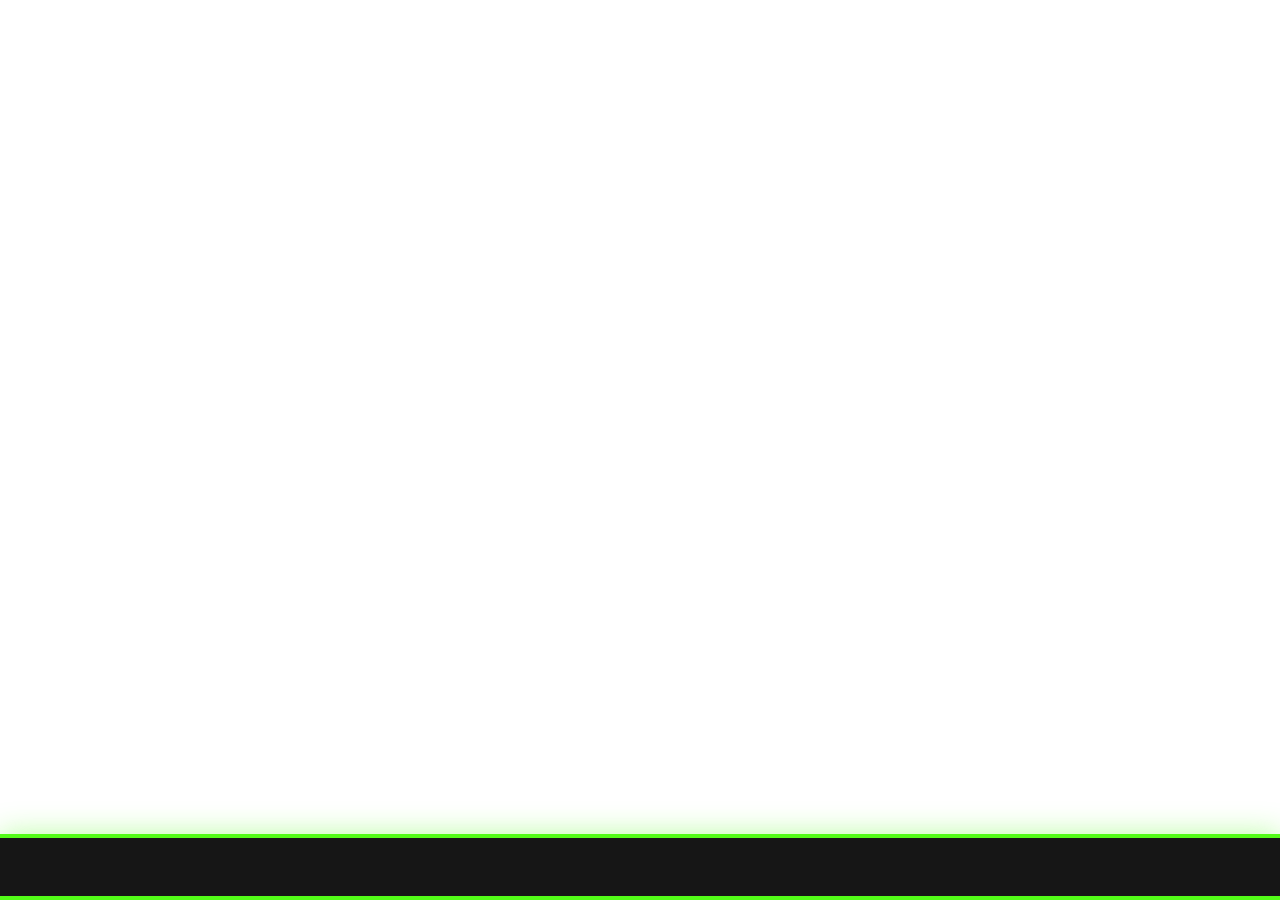
<file: alerte.html>
<!DOCTYPE html>
<html lang="fr">
<head>
    <meta charset="UTF-8">
    <title>Alerte Casino Défilante</title>
    <style>
        @import url('https://fonts.googleapis.com/css2?family=Montserrat:wght@900&display=swap');

        body {
            margin: 0;
            padding: 0;
            background: transparent;
            display: flex;
            align-items: flex-end; /* Calé en bas par défaut, mais tu peux le mettre où tu veux */
            width: 100vw;
            height: 100vh;
            overflow: hidden;
        }

        /* 🚨 LE BANDEAU DÉFILANT */
        .ticker-wrap {
            width: 100%;
            background: rgba(10, 10, 10, 0.95);
            border-top: 4px solid #53fc18;
            border-bottom: 4px solid #53fc18;
            box-shadow: 0 0 30px rgba(83, 252, 24, 0.4);
            padding: 12px 0;
            overflow: hidden;
            white-space: nowrap;
        }

        /* 🏃 LE CONTENEUR EN MOUVEMENT */
        .ticker {
            display: inline-block;
            padding-left: 100%;
            animation: marquee 20s linear infinite; /* Vitesse du défilement */
        }

        /* ✍️ LE TEXTE STYLE CASINO FLASH */
        .ticker-item {
            display: inline-block;
            padding: 0 3rem;
            font-family: 'Montserrat', sans-serif;
            font-size: 28px;
            font-weight: 900;
            color: #ffffff;
            text-transform: uppercase;
            letter-spacing: 2px;
            text-shadow: 0 0 10px rgba(83, 252, 24, 0.6);
        }

        /* Accentuation flash sur certains mots clés */
        .highlight {
            color: #53fc18;
            text-shadow: 0 0 15px #53fc18;
        }

        /* L'ANIMATION DU DÉFILEMENT DE DROITE À GAUCHE */
        @keyframes marquee {
            0% { transform: translate3d(0, 0, 0); }
            100% { transform: translate3d(-100%, 0, 0); }
        }
    </style>
</head>
<body>

    <div class="ticker-wrap">
        <div class="ticker">
            <div class="ticker-item">⚠️ <span class="highlight">MOMENT SPÉCIAL</span> EN COURS 🎰</div>
            <div class="ticker-item">🥜 SÉCURISEZ VOS <span class="highlight">CACAHUÈTES</span>, LE SCAM COMMENCE... 💸</div>
            <div class="ticker-item">🔥 BIENVENUE DANS LA <span class="highlight">SALLE INTERDITE</span> 💀</div>
            <div class="ticker-item">🎰 LES JEUX SONT FAITS, RIEN NE VA PLUS ! 🔄</div>
        </div>
    </div>

</body>
</html>
</file>
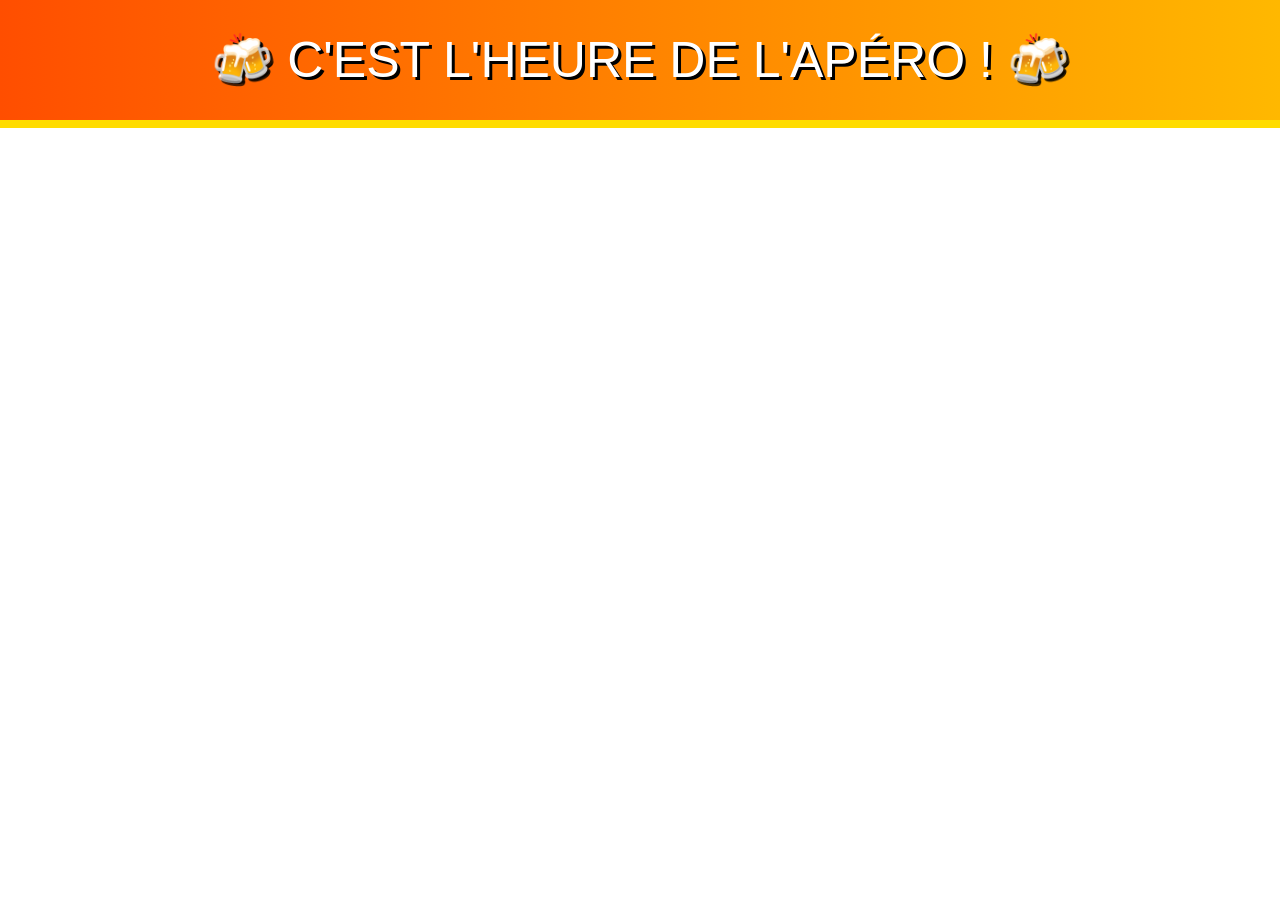
<file: apero.html>
<!DOCTYPE html>
<html lang="fr">
<head>
<meta charset="UTF-8">
<title>Overlay Apéro</title>

<style>

body,
html{
margin:0;
padding:0;
width:100%;
height:100%;
background:transparent;
overflow:hidden;
font-family:Impact,sans-serif;
}

<audio id="aperoAudio" src="Aperoson.mp3" preload="auto"></audio>
  
#apero-wrapper{
position:relative;
width:100vw;
height:100vh;
overflow:hidden;
}

.apero-bar{

position:absolute;
top:0;
left:0;

width:100%;
height:120px;

display:flex;
align-items:center;
justify-content:center;

background:linear-gradient(
90deg,
#ff4e00,
#ffb800
);

border-bottom:8px solid #ffdc00;

color:#fff;
font-size:50px;
text-transform:uppercase;

text-shadow:
3px 3px 0 #000;

z-index:100;

}

.glass{

position:absolute;

font-size:60px;

pointer-events:none;

z-index:99;

animation:floatUp linear forwards;

}

@keyframes floatUp{

0%{
transform:
translateY(100vh)
rotate(0deg);

opacity:0;
}

15%{
opacity:1;
}

85%{
opacity:1;
}

100%{
transform:
translateY(-150px)
rotate(360deg);

opacity:0;
}

}

</style>
</head>

<body>

<div id="apero-wrapper">

<div class="apero-bar">
🍻 C'EST L'HEURE DE L'APÉRO ! 🍻
</div>

</div>

<script>

// Lancer le son au chargement
const audio = document.getElementById("aperoAudio");
audio.play().catch(e => console.log("Interaction utilisateur requise pour l'audio"));

const emojis = [
"🍺",
"🍻",
"🍷",
"🥂",
"🍹",
"🍸",
"🥜"
];

function createGlass(){

const glass =
document.createElement("div");

glass.className="glass";

glass.innerHTML=
emojis[
Math.floor(
Math.random()*emojis.length
)
];

glass.style.left =
Math.random()*95+"vw";

glass.style.animationDuration =
(4+Math.random()*4)+"s";

document
.getElementById("apero-wrapper")
.appendChild(glass);

setTimeout(()=>{

glass.remove();

},8000);

}

setInterval(
createGlass,
500
);

</script>

</body>
</html>
</file>
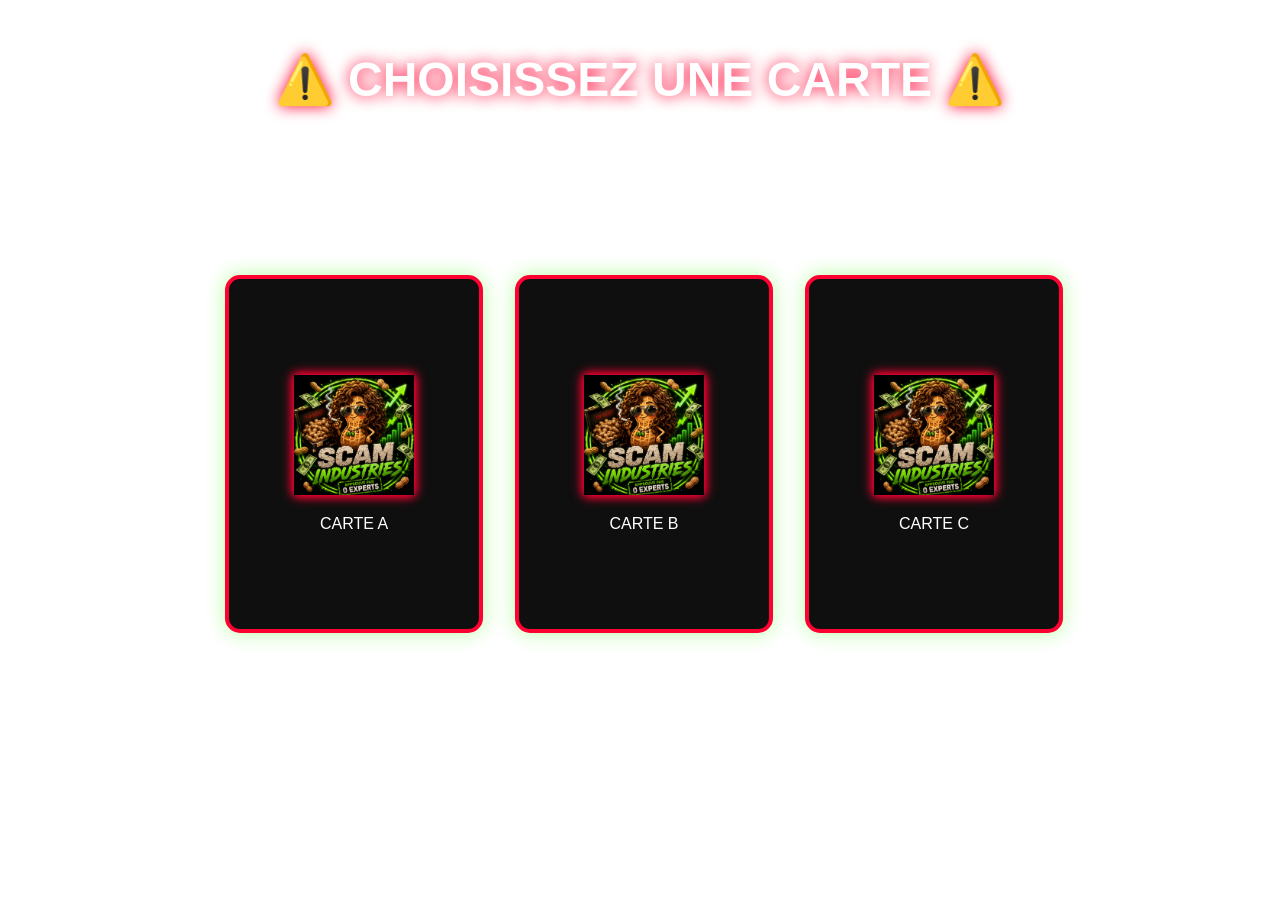
<file: cartes.html>
<!DOCTYPE html>
<html lang="fr">
<head>
    <meta charset="UTF-8">
    <title>CARTES DU DESTIN - SCAM INDUSTRIES</title>
    <link rel="stylesheet" href="cartes.css">
</head>
<body>
    <h1 class="title">⚠️ CHOISISSEZ UNE CARTE ⚠️</h1>
    <div class="cards-container">
        
        <div class="card" id="cardA" onclick="flipCard('A')">
            <div class="card-inner">
                <div class="card-front"><img src="Roue-scam.png" class="card-logo"><span>CARTE A</span></div>
                <div class="card-back" id="contentA">Chargement...</div>
            </div>
        </div>

        <div class="card" id="cardB" onclick="flipCard('B')">
            <div class="card-inner">
                <div class="card-front"><img src="Roue-scam.png" class="card-logo"><span>CARTE B</span></div>
                <div class="card-back" id="contentB">Chargement...</div>
            </div>
        </div>

        <div class="card" id="cardC" onclick="flipCard('C')">
            <div class="card-inner">
                <div class="card-front"><img src="Roue-scam.png" class="card-logo"><span>CARTE C</span></div>
                <div class="card-back" id="contentC">Chargement...</div>
            </div>
        </div>

    </div>
    <script src="cartes.js"></script>
</body>
</html>
</file>
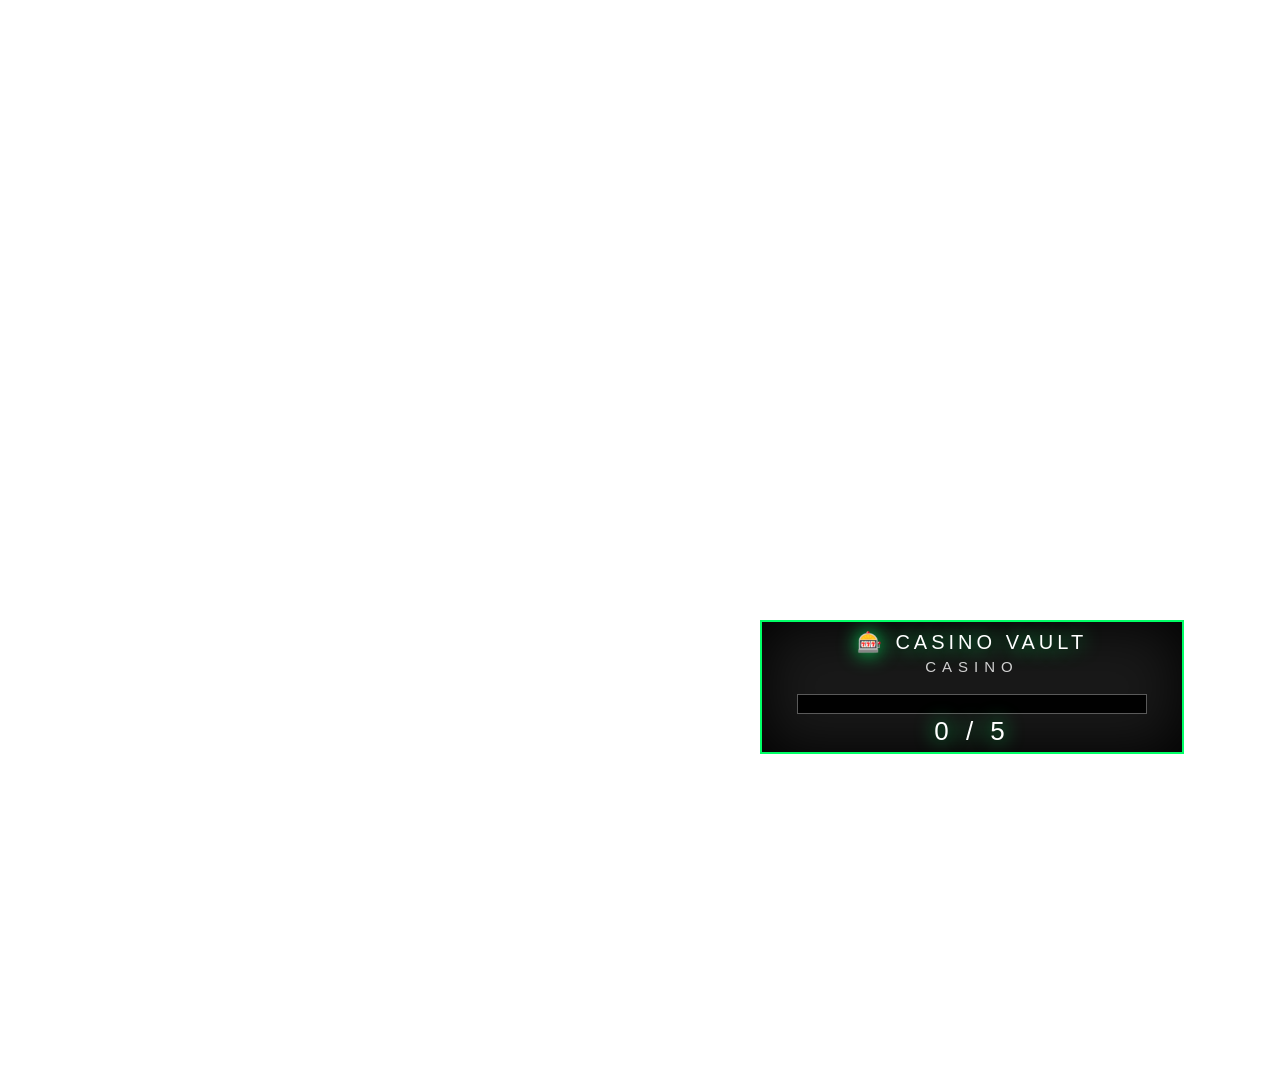
<file: jauge.html>
<!DOCTYPE html>
<html lang="fr">

<head>

<meta charset="UTF-8">

<title>Casino Vault</title>

<link rel="stylesheet" href="./jauge.css?v=80">

</head>


<body>


<div id="vault" class="casino">


    <div class="title">
        🎰 CASINO VAULT
    </div>


    <div class="state" id="etat">
        CASINO
    </div>


    <div class="progress-box">

        <div id="fill"></div>

    </div>


    <div class="counter" id="compteur">
        0 / 5
    </div>


    <div class="shine"></div>


    <div class="particles">

        <span>♠</span>
        <span>♦</span>
        <span>♣</span>
        <span>♥</span>

    </div>


</div>



<script src="./jauge.js?v=70"></script>


</body>

</html>
</file>
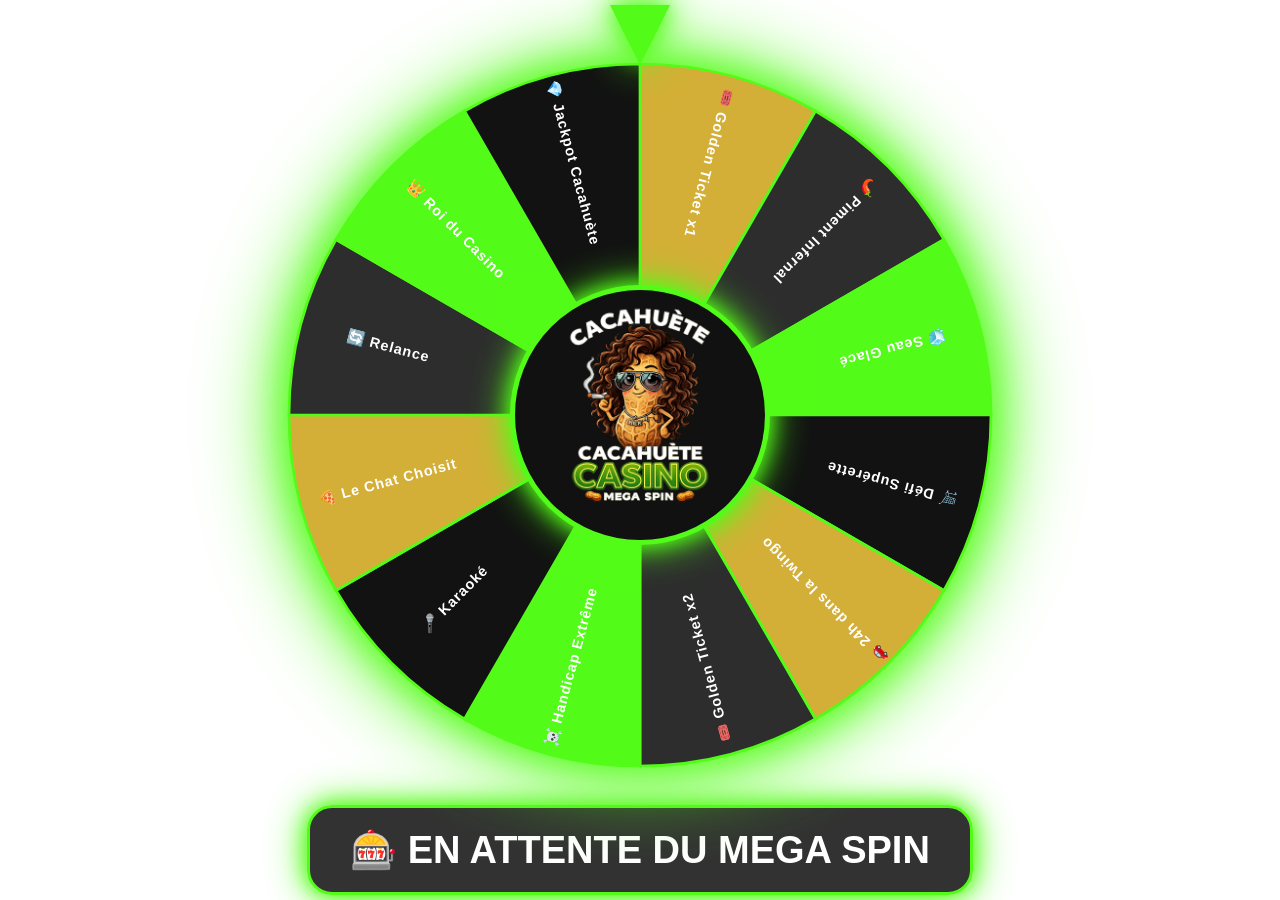
<file: megaspin.html>
<!DOCTYPE html>
<html lang="fr">
<head>
<meta charset="UTF-8">
<meta name="viewport" content="width=device-width, initial-scale=1.0">

<title>CACAHUÈTE CASINO - MEGA SPIN</title>

<link rel="stylesheet" href="style.css">

</head>
<body>

<div id="megaSpinContainer">

    <!-- Flèche -->

    <div id="pointer"></div>

    <!-- Roue -->

    <div id="wheelWrapper">

        <svg id="wheel" viewBox="0 0 800 800">

            <g id="wheelGroup">

                <!-- Segments -->
                <path id="seg0"/>
                <path id="seg1"/>
                <path id="seg2"/>
                <path id="seg3"/>
                <path id="seg4"/>
                <path id="seg5"/>
                <path id="seg6"/>
                <path id="seg7"/>
                <path id="seg8"/>
                <path id="seg9"/>
                <path id="seg10"/>
                <path id="seg11"/>

                <!-- Textes -->

                <text id="txt0" class="wheelText"></text>
                <text id="txt1" class="wheelText"></text>
                <text id="txt2" class="wheelText"></text>
                <text id="txt3" class="wheelText"></text>
                <text id="txt4" class="wheelText"></text>
                <text id="txt5" class="wheelText"></text>
                <text id="txt6" class="wheelText"></text>
                <text id="txt7" class="wheelText"></text>
                <text id="txt8" class="wheelText"></text>
                <text id="txt9" class="wheelText"></text>
                <text id="txt10" class="wheelText"></text>
                <text id="txt11" class="wheelText"></text>

            </g>

        </svg>

        <!-- Logo centre -->

    <div id="centerLogo">

    <img
    src="Cacahuete-casino.png"
    alt="Cacahuete Casino">

       </div>

    </div>

    <!-- Résultat -->

    <div id="resultBox">

        🎰 EN ATTENTE DU MEGA SPIN

    </div>

</div>

<script src="wheel.js"></script>
<div id="confetti"></div>
    
</body>
</html>
</file>
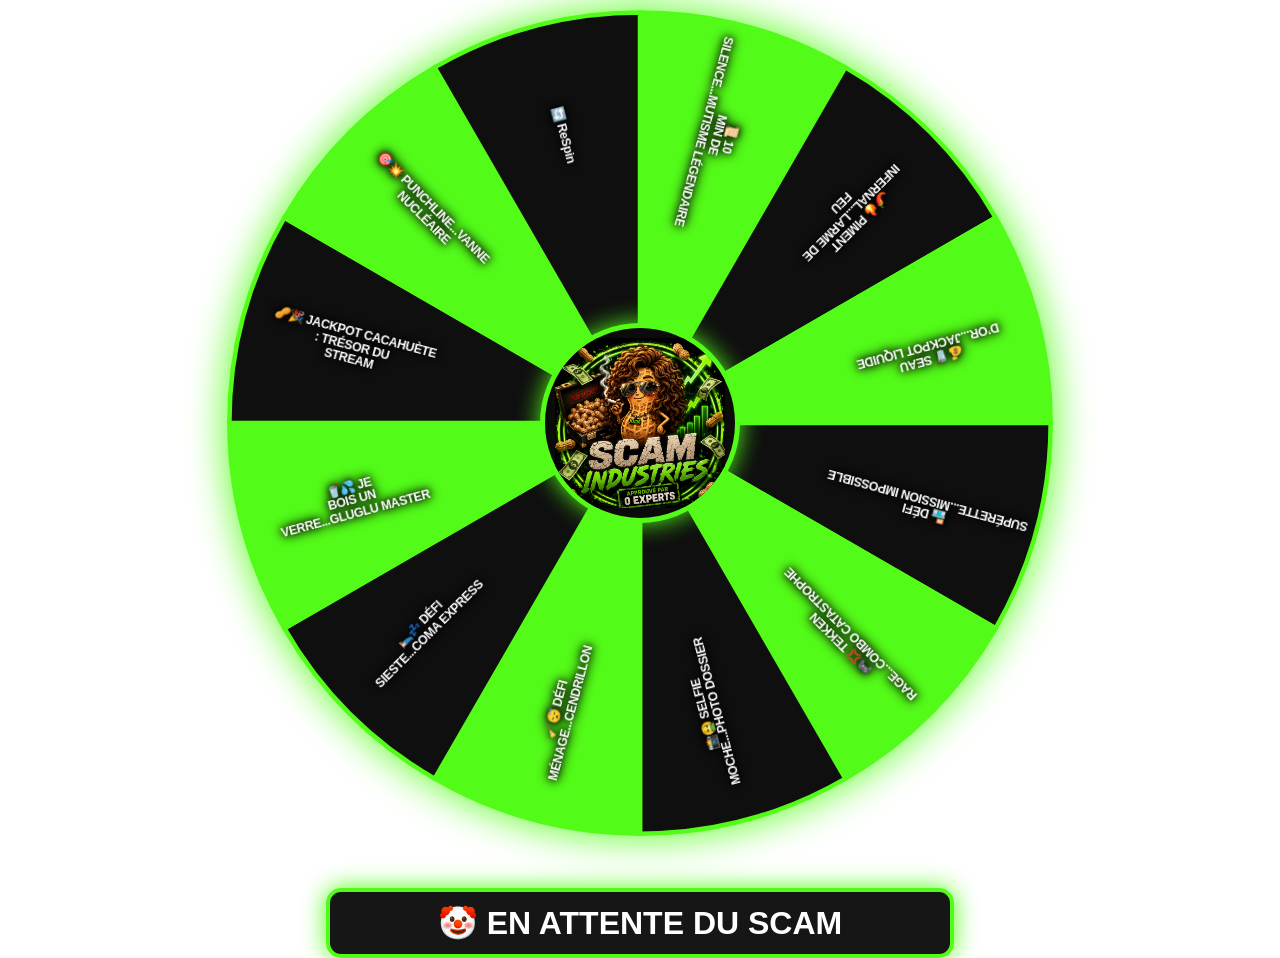
<file: roue.html>
<!DOCTYPE html>
<html lang="fr">
<head>
    <meta charset="UTF-8">
    <meta name="viewport" content="width=device-width, initial-scale=1.0">
    <title>ROUE DU SCAM</title>
    <link rel="stylesheet" href="roue.css">
</head>
<body>

    <!-- Changement ici pour correspondre parfaitement au CSS de centrage -->
    <div id="megaSpinContainer">

        <div id="pointer"></div>

        <div id="wheelWrapper">
            <svg id="wheel" viewBox="0 0 800 800">
                <g id="wheelGroup">
                    <path id="seg0"/>
                    <path id="seg1"/>
                    <path id="seg2"/>
                    <path id="seg3"/>
                    <path id="seg4"/>
                    <path id="seg5"/>
                    <path id="seg6"/>
                    <path id="seg7"/>
                    <path id="seg8"/>
                    <path id="seg9"/>
                    <path id="seg10"/>
                    <path id="seg11"/>

                    <text id="txt0" class="wheelText"></text>
                    <text id="txt1" class="wheelText"></text>
                    <text id="txt2" class="wheelText"></text>
                    <text id="txt3" class="wheelText"></text>
                    <text id="txt4" class="wheelText"></text>
                    <text id="txt5" class="wheelText"></text>
                    <text id="txt6" class="wheelText"></text>
                    <text id="txt7" class="wheelText"></text>
                    <text id="txt8" class="wheelText"></text>
                    <text id="txt9" class="wheelText"></text>
                    <text id="txt10" class="wheelText"></text>
                    <text id="txt11" class="wheelText"></text>
                </g>
            </svg>

            <div id="centerLogo">
                <img src="Roue-scam.png" alt="Scam Industries">
            </div>
        </div>

        <div id="resultBox">
            🤡 EN ATTENTE DU SCAM
        </div>

    </div>

    <div id="confetti"></div>

    <script src="roue.js"></script>
</body>
</html>
</file>
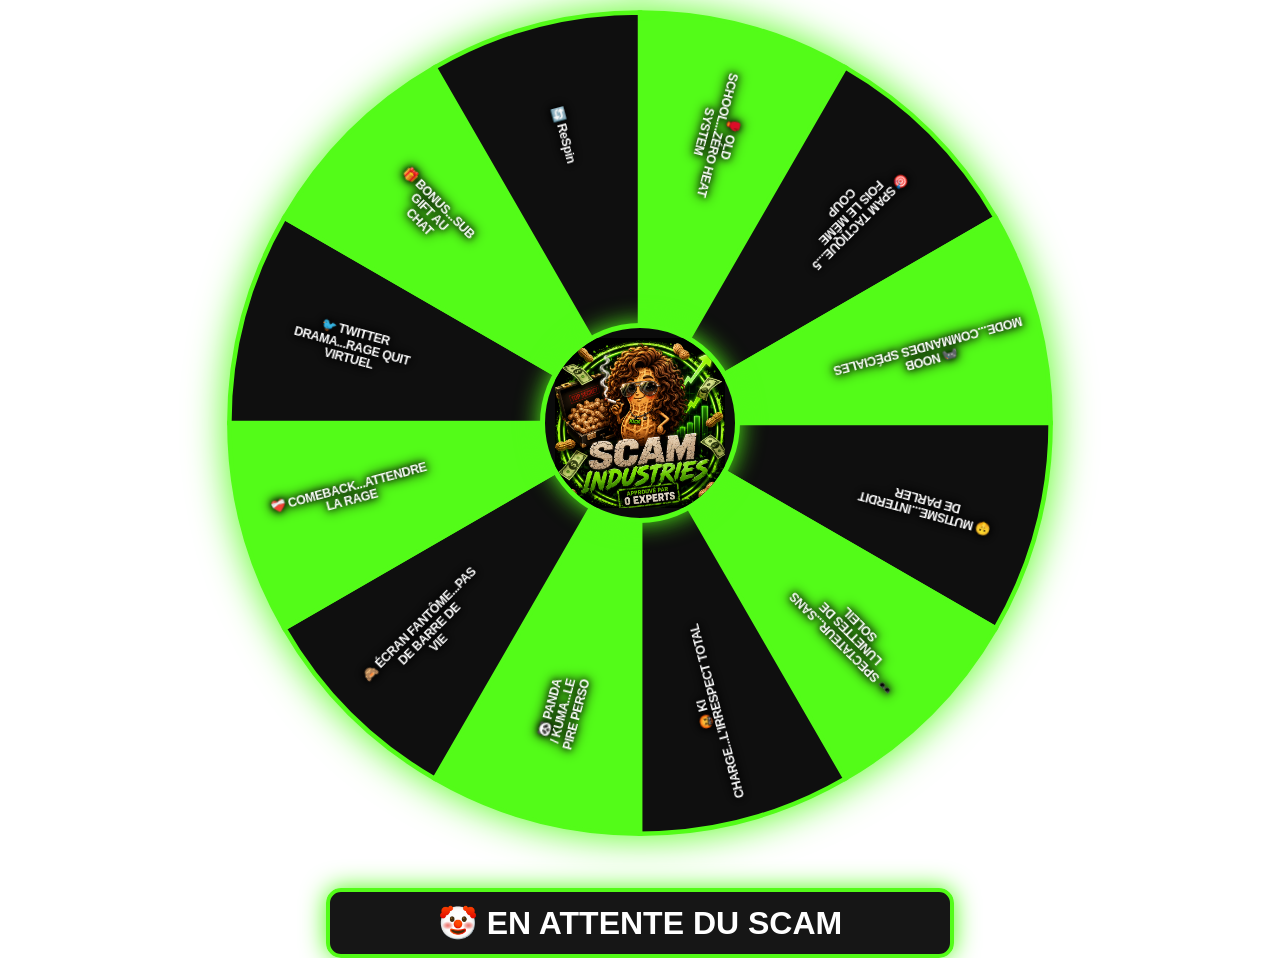
<file: Tekken8.html>
<!DOCTYPE html>
<html lang="fr">
<head>
    <meta charset="UTF-8">
    <meta name="viewport" content="width=device-width, initial-scale=1.0">
    <title>ROUE DU SCAM</title>
    <link rel="stylesheet" href="Tekken8.css">
</head>
<body>

    <!-- Changement ici pour correspondre parfaitement au CSS de centrage -->
    <div id="megaSpinContainer">

        <div id="pointer"></div>

        <div id="wheelWrapper">
            <svg id="wheel" viewBox="0 0 800 800">
                <g id="wheelGroup">
                    <path id="seg0"/>
                    <path id="seg1"/>
                    <path id="seg2"/>
                    <path id="seg3"/>
                    <path id="seg4"/>
                    <path id="seg5"/>
                    <path id="seg6"/>
                    <path id="seg7"/>
                    <path id="seg8"/>
                    <path id="seg9"/>
                    <path id="seg10"/>
                    <path id="seg11"/>

                    <text id="txt0" class="wheelText"></text>
                    <text id="txt1" class="wheelText"></text>
                    <text id="txt2" class="wheelText"></text>
                    <text id="txt3" class="wheelText"></text>
                    <text id="txt4" class="wheelText"></text>
                    <text id="txt5" class="wheelText"></text>
                    <text id="txt6" class="wheelText"></text>
                    <text id="txt7" class="wheelText"></text>
                    <text id="txt8" class="wheelText"></text>
                    <text id="txt9" class="wheelText"></text>
                    <text id="txt10" class="wheelText"></text>
                    <text id="txt11" class="wheelText"></text>
                </g>
            </svg>

            <div id="centerLogo">
                <img src="Roue-scam.png" alt="Scam Industries">
            </div>
        </div>

        <div id="resultBox">
            🤡 EN ATTENTE DU SCAM
        </div>

    </div>

    <div id="confetti"></div>

    <script src="Tekken8.js"></script>
</body>
</html>
</file>
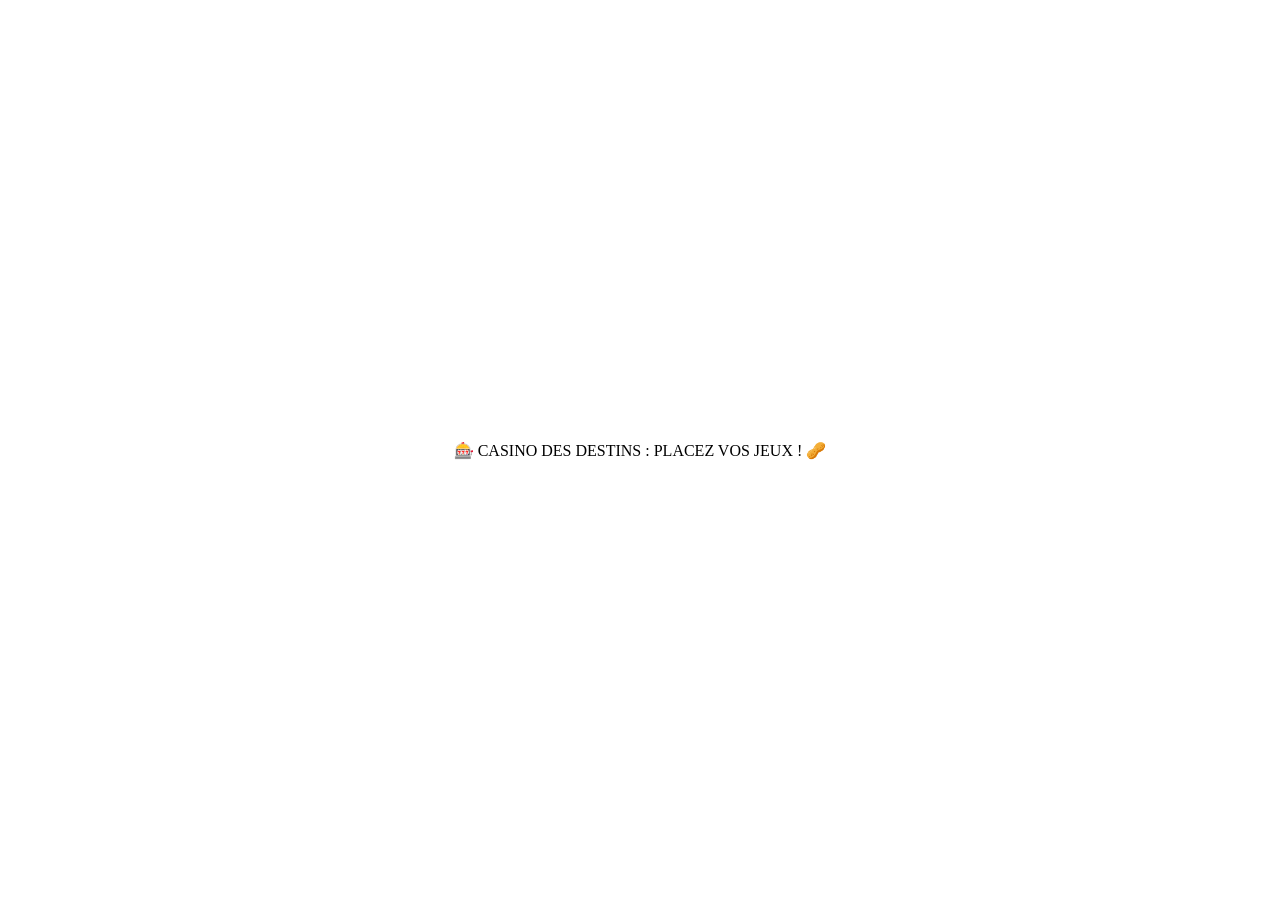
<file: Titre Casino.html>
<!DOCTYPE html>
<html lang="fr">
<head>
    <meta charset="UTF-8">
    <title>Titre Casino</title>
    <style>
        body {
            margin: 0;
            padding: 0;
            background: transparent;
            display: flex;
            justify-content: center;
            align-items: center;
            width: 100vw;
            height: 100vh;
            overflow: hidden;
        }
        /* Tu colles le bloc .casino-banner-title du CSS ci-dessus ici */
    </style>
</head>
<body>

    <div class="casino-banner-title">
        🎰 CASINO DES DESTINS : PLACEZ VOS JEUX ! 🥜
    </div>

</body>
</html>
</file>
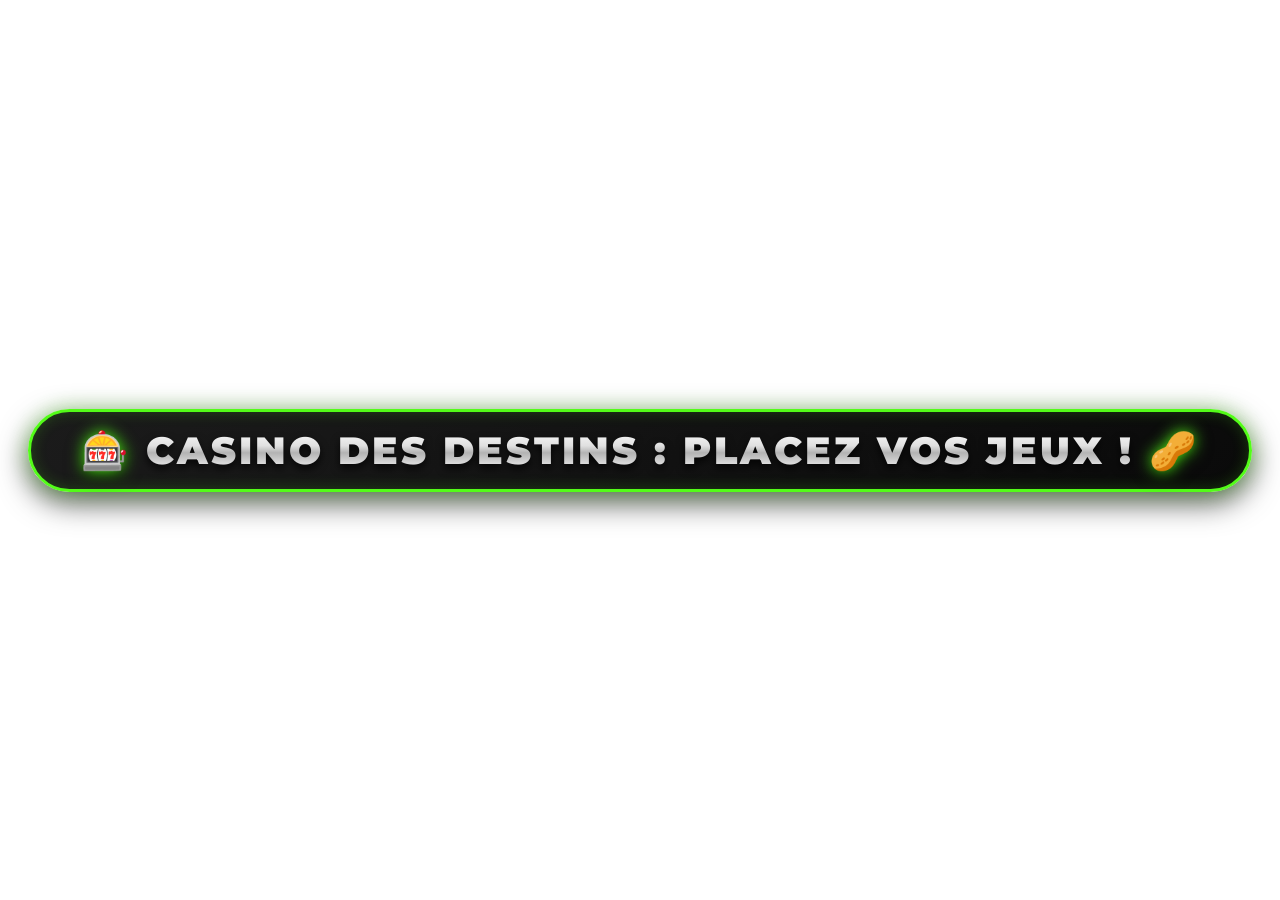
<file: Titre.html>
<!DOCTYPE html>
<html lang="fr">
<head>
    <meta charset="UTF-8">
    <title>Titre Casino Premium</title>
    <style>
        /* Importation d'une police beaucoup plus moderne et agressive */
        @import url('https://fonts.googleapis.com/css2?family=Montserrat:wght@900&display=swap');

        body {
            margin: 0;
            padding: 0;
            background: transparent;
            display: flex;
            justify-content: center;
            align-items: center;
            width: 100vw;
            height: 100vh;
            overflow: hidden;
        }

        /* 🎰 LE BANDEAU DE CASINO LUXE */
        .casino-container {
            background: linear-gradient(135deg, rgba(15, 15, 15, 0.95) 0%, rgba(5, 5, 5, 0.98) 100%);
            padding: 15px 50px;
            border-radius: 50px; /* Bords bien arrondis style capsule */
            border: 3px solid #53fc18;
            box-shadow: 
                0 0 20px rgba(83, 252, 24, 0.3),
                inset 0 0 15px rgba(83, 252, 24, 0.2),
                0 10px 30px rgba(0, 0, 0, 0.7);
            display: flex;
            justify-content: center;
            align-items: center;
            animation: floatingBanner 4s infinite ease-in-out;
        }

        /* ✍️ LE TITRE TEXTE EN OR BLANC MÉTALLIQUE */
        .casino-banner-title {
            font-family: 'Montserrat', 'Arial Black', sans-serif;
            font-size: 38px;
            font-weight: 900;
            text-transform: uppercase;
            letter-spacing: 3px;
            color: #ffffff;
            
            /* Effet dégradé Chrome/Argenté sur le texte */
            background: linear-gradient(to bottom, #ffffff 0%, #e0e0e0 40%, #b3b3b3 55%, #ffffff 100%);
            -webkit-background-clip: text;
            -webkit-text-fill-color: transparent;

            /* Ombre portée noire pour détacher les lettres du fond */
            filter: drop-shadow(0px 4px 4px rgba(0, 0, 0, 0.8));
            display: flex;
            align-items: center;
            gap: 15px;
        }

        /* Style spécial pour les émojis pour qu'ils gardent leur punch */
        .emoji {
            -webkit-text-fill-color: initial; /* Empêche le dégradé de casser l'émoji */
            filter: drop-shadow(0 0 8px #53fc18);
            animation: iconPulse 1.5s infinite alternate;
        }

        /* ==========================================
           ANIMATIONS PROS
        ========================================== */
        
        /* Légère oscillation de haut en bas pour donner de la vie */
        @keyframes floatingBanner {
            0% { transform: translateY(0px); }
            50% { transform: translateY(-6px); box-shadow: 0 0 30px rgba(83, 252, 24, 0.5), 0 15px 35px rgba(0, 0, 0, 0.8); }
            100% { transform: translateY(0px); }
        }

        /* Pulsation sur les smileys Casino */
        @keyframes iconPulse {
            from { transform: scale(1); }
            to { transform: scale(1.12); }
        }
    </style>
</head>
<body>

    <!-- Structure du bandeau haut de gamme -->
    <div class="casino-container">
        <div class="casino-banner-title">
            <span class="emoji">🎰</span>
            CASINO DES DESTINS : PLACEZ VOS JEUX !
            <span class="emoji">🥜</span>
        </div>
    </div>

</body>
</html>
</file>
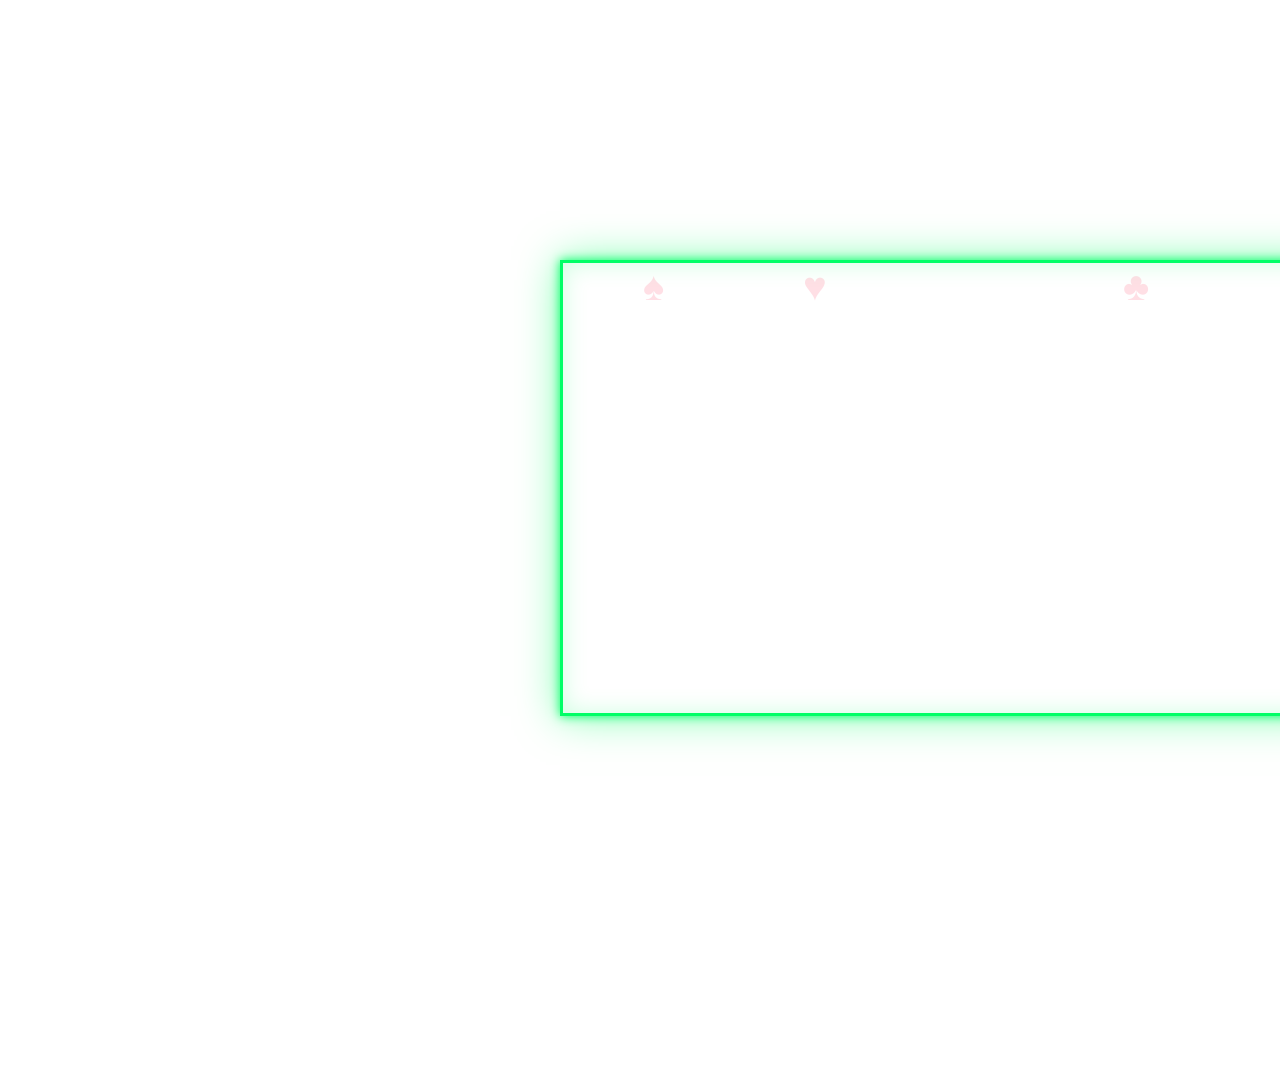
<file: webcam-overlay.html>
<!DOCTYPE html>
<html lang="fr">

<head>

<meta charset="UTF-8">

<title>Casino Webcam Overlay</title>


<style>

/* ===============================
   CONFIG OBS 1920x1080
================================ */

html, body {

    margin:0;
    padding:0;

    width:1920px;
    height:1080px;

    overflow:hidden;

    background:transparent;

}



/* ===============================
   CADRE WEBCAM
================================ */


.webcam-frame {


    position:absolute;


    left:560px;
    top:260px;


    width:800px;
    height:450px;


    border-radius:0;


    pointer-events:none;


    overflow:visible;


    transition:
    all 1.5s ease;


}




/* ===============================
   CASINO 0-2
================================ */


.casino {


    border:3px solid #00ff66;


    box-shadow:


    0 0 10px #00ff66,

    0 0 40px rgba(0,255,100,.5),

    inset 0 0 25px rgba(0,255,100,.2);


    animation:

    casinoPulse 3s infinite;


}



@keyframes casinoPulse {


    50% {


        box-shadow:


        0 0 25px #00ff66,

        0 0 80px rgba(0,255,100,.7),

        inset 0 0 40px rgba(0,255,100,.3);


    }


}




/* ===============================
   SALLE INTERDITE 3-4
================================ */


.interdit {


    border:3px solid #ff0033;


    box-shadow:


    0 0 20px red,

    0 0 70px rgba(255,0,0,.7),

    inset 0 0 40px rgba(255,0,0,.3);


    animation:


    interditPulse 2s infinite;


}



@keyframes interditPulse {


50% {


    box-shadow:


    0 0 40px red,

    0 0 120px crimson,

    inset 0 0 70px rgba(255,0,0,.4);


}

}





/* ===============================
   FUMEE
================================ */


.smoke {


    position:absolute;


    inset:-120px;


    background:


    radial-gradient(

    circle,

    rgba(255,0,0,.4),

    transparent 65%

    );


    filter:blur(45px);


    opacity:0;


    animation:

    smokeMove 8s infinite;


}



.interdit .smoke {


    opacity:1;


}



@keyframes smokeMove {


0% {

transform:scale(1);

}


50% {


transform:

scale(1.4)

rotate(10deg);


}


100% {


transform:scale(1);


}


}




/* ===============================
   CARTES FLOTTANTES
================================ */


.particle {


position:absolute;


font-size:40px;


color:#ff0033;


opacity:.12;


animation:

cardsMove 10s infinite;


}



@keyframes cardsMove {


from {


transform:

translateY(500px)

rotate(0);


}


to {


transform:

translateY(-500px)

rotate(180deg);


}


}





/* ===============================
   BRAISES
================================ */


.spark {


position:absolute;


width:5px;

height:5px;


background:#ff5500;


border-radius:50%;


box-shadow:

0 0 10px orange;


animation:

sparkMove 4s infinite;


}




@keyframes sparkMove {


from {


transform:

translateY(500px);


opacity:1;


}


to {


transform:

translateY(-400px);


opacity:0;


}


}






/* ===============================
   MESSAGE UNLOCK
================================ */


.unlock {


position:absolute;


top:-120px;


width:100%;


text-align:center;


font-family:Arial Black,sans-serif;


font-size:45px;


color:white;


text-shadow:


0 0 20px red,

0 0 40px red;


opacity:0;


}



.show {


animation:

unlockAnim 4s;


}



@keyframes unlockAnim {


0% {


opacity:0;

transform:scale(.5);

}


20% {


opacity:1;

transform:scale(1.2);


}


70% {


opacity:1;


}


100% {


opacity:0;

transform:scale(1);


}


}





/* ===============================
   JACKPOT
================================ */


.jackpot {


border:

4px solid gold !important;


box-shadow:


0 0 30px gold,

0 0 120px yellow,

inset 0 0 50px gold !important;


animation:


jackpotFlash .4s infinite;


}




@keyframes jackpotFlash {


50% {


filter:

brightness(2);


}


}





/* ===============================
   PIECES
================================ */


.coin {


position:absolute;


top:-150px;


font-size:40px;


animation:

coinFall 3s linear;


}




@keyframes coinFall {


from {


transform:

translateY(-200px)

rotate(0);


}



to {


transform:

translateY(1200px)

rotate(720deg);


}


}



</style>

</head>




<body>



<div id="frame" class="webcam-frame casino">


<div class="smoke"></div>


<div class="unlock" id="message">

SALLE INTERDITE DÉBLOQUÉE

</div>



<div class="particle" style="left:10%">♠</div>

<div class="particle" style="left:30%">♥</div>

<div class="particle" style="left:70%">♣</div>

<div class="particle" style="left:90%">♦</div>



</div>





<script>


let niveau = 0;

let jackpotEnCours=false;

let premiereActivationInterdite=false;



const frame=document.getElementById("frame");

const message=document.getElementById("message");




// ===============================
// CHANGEMENT ETATS
// ===============================


function setJetons(value){


niveau=value;


frame.className="webcam-frame";





if(value<=2){


frame.classList.add("casino");


}




if(value>=3 && value<5){


frame.classList.add("interdit");



if(!premiereActivationInterdite){


premiereActivationInterdite=true;


message.classList.remove("show");


void message.offsetWidth;


message.classList.add("show");


createSparks();


}


}





if(value>=5 && !jackpotEnCours){


jackpot();


}


}




// ===============================
// BRAISES
// ===============================


function createSparks(){


for(let i=0;i<30;i++){


let s=document.createElement("div");


s.className="spark";


s.style.left=Math.random()*100+"%";


s.style.animationDelay=Math.random()*4+"s";


frame.appendChild(s);


}


}





// ===============================
// JACKPOT
// ===============================


function jackpot(){


jackpotEnCours=true;


frame.className="webcam-frame jackpot";



for(let i=0;i<50;i++){


let c=document.createElement("div");


c.className="coin";


c.innerHTML="🪙";


c.style.left=Math.random()*100+"%";


c.style.animationDelay=Math.random()*2+"s";


frame.appendChild(c);


}




setTimeout(()=>{


frame.className="webcam-frame interdit";


jackpotEnCours=false;


},5000);



}





// ===============================
// GOOGLE SHEET
// ===============================


// TON LIEN CSV

const sheetURL =
"https://docs.google.com/spreadsheets/d/e/2PACX-1vRzMx8EveEFg84HJSOU5IempyqWc4sshrrzocmTAKNf5yNY8ihEqCnJ4vtyyujEsvRPNN3Uv_uUTzAF/pub?output=csv";





async function lireJetons(){


try{


const response=await fetch(sheetURL);


const data=await response.text();



const valeur=parseInt(data.match(/\d+/)[0]);



if(!isNaN(valeur) && valeur!==niveau){


setJetons(valeur);


}


}

catch(error){


console.log(
"Erreur Google Sheet",
error
);


}



}




// lecture toutes les 3 secondes

setInterval(lireJetons,3000);


// lancement

lireJetons();



</script>



</body>

</html>
</file>
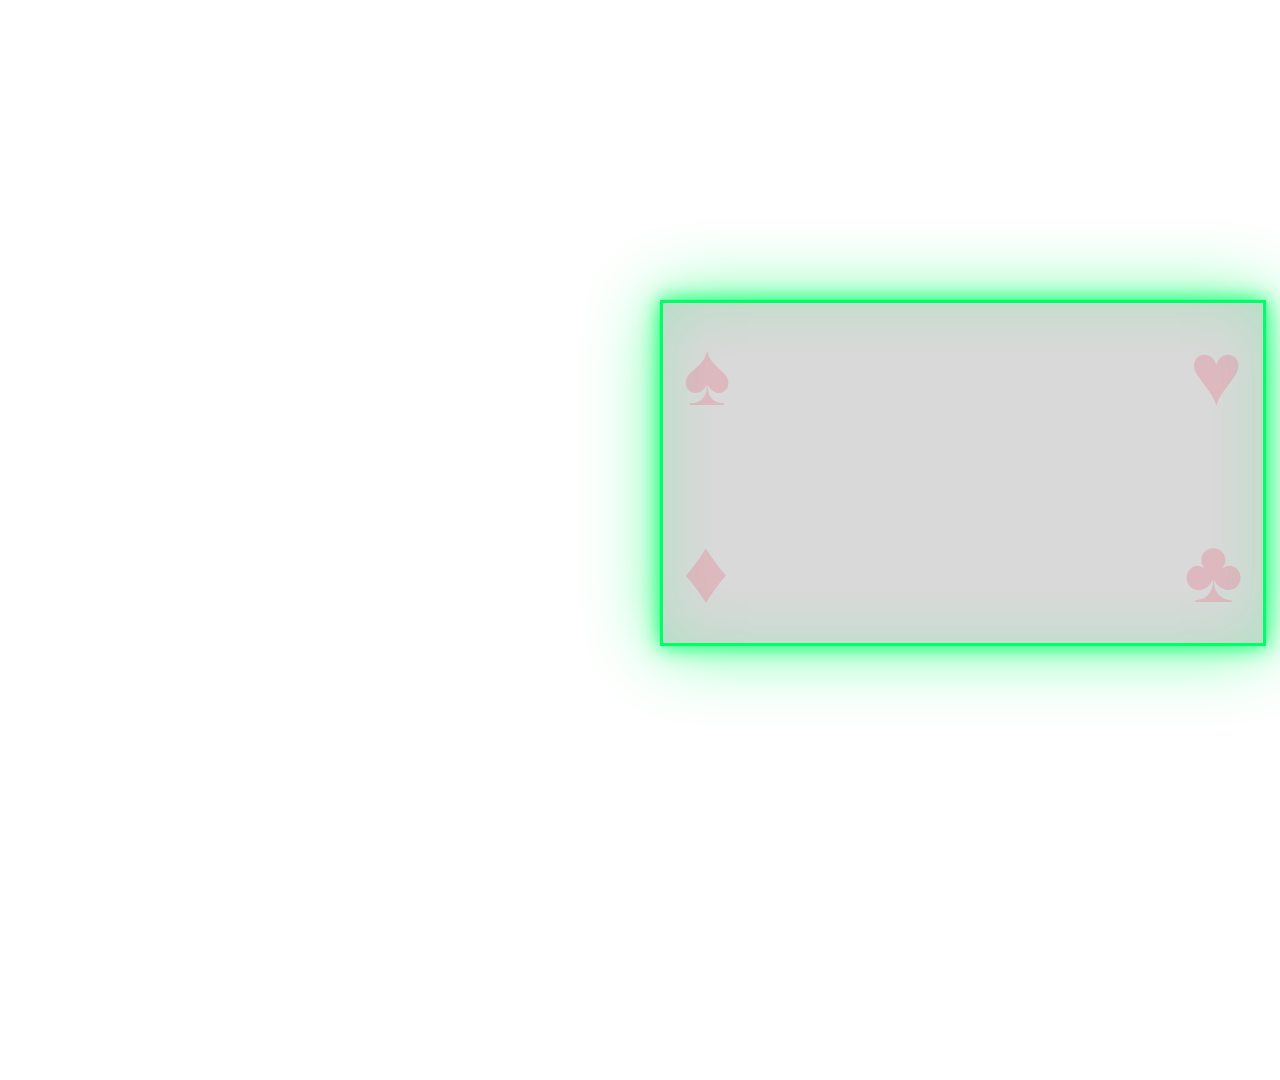
<file: webcam.html>
<!DOCTYPE html>
<html lang="fr">

<head>

<meta charset="UTF-8">

<title>Casino Vault Webcam</title>

<link rel="stylesheet" href="webcam.css?v=1">

</head>


<body>


<div id="webcam-frame">


    <!-- effets -->

    <div class="smoke"></div>

    <div class="embers"></div>


    <!-- symboles casino -->

    <div class="cards-symbols">

        <span>♠</span>
        <span>♥</span>
        <span>♦</span>
        <span>♣</span>

    </div>


    <!-- coins jackpot -->

    <div id="coins"></div>


    <!-- reflet -->

    <div class="shine"></div>


    <!-- texte événement -->

    <div id="message">

        SALLE INTERDITE DÉBLOQUÉE

    </div>


</div>



<script src="webcam.js?v=1"></script>


</body>

</html>
</file>
<file: cartes.css>
/* --- Style général --- */
body { margin: 0; background: transparent; font-family: 'Impact', sans-serif; display: flex; justify-content: center; align-items: center; height: 100vh; overflow: hidden; }

.title { color: white; text-shadow: 0 0 15px #ff0033; font-size: 3rem; position: absolute; top: 20px; }

.cards-container { display: flex; gap: 40px; perspective: 1000px; }

.card { width: 250px; height: 350px; cursor: pointer; transform-style: preserve-3d; transition: transform 0.6s; }

.card.flipped { transform: rotateY(180deg); }

.card-inner { width: 100%; height: 100%; position: relative; transform-style: preserve-3d; }

/* --- Les faces --- */
.card-front, .card-back { 
    position: absolute; width: 100%; height: 100%; backface-visibility: hidden;
    border-radius: 15px; border: 4px solid #ff0033;
    display: flex; flex-direction: column; justify-content: center; align-items: center;
    box-shadow: 0 0 20px rgba(83, 252, 24, 0.4);
}

.card-front { background: #0f0f0f; color: white; }
.card-back { background: #111; color: #ff0033; transform: rotateY(180deg); padding: 20px; text-align: center; }

/* --- Correction du Logo --- */
.card-front .card-logo {
    width: 120px;
    height: 120px;
    object-fit: contain;
    /* On retire le brightness/invert qui écrasait tout */
    /* On utilise uniquement drop-shadow pour colorer les bords en vert */
    filter: drop-shadow(0 0 5px #ff0033) drop-shadow(0 0 5px #ff0033);
    animation: pulseLogo 2s infinite alternate;
    margin-bottom: 20px;
    /* On s'assure qu'il n'y a pas de fond parasite */
    background: transparent !important;
}
@keyframes pulseLogo {
    from { transform: scale(1); }
    to { transform: scale(1.05); }
}
</file>
<file: jauge.css>
html,body{

margin:0;
padding:0;

width:1920px;
height:1080px;

overflow:hidden;

background:transparent;

font-family:
Arial Black,
Arial,
sans-serif;

}


/* =========================
   CADRE PRINCIPAL
========================= */


#vault{

position:absolute;

left:760px;
top:620px;


width:420px;
height:130px;


background:

rgba(0,0,0,0.90);


border:

2px solid rgba(255,255,255,.15);


box-shadow:

inset 0 0 60px rgba(0,0,0,1);


overflow:hidden;


transition:1s;


}





/* =========================
   BANDE HAUTE
========================= */


.top-line{

height:4px;

background:

rgba(255,255,255,.25);

}





/* =========================
   TITRE
========================= */


.title{

text-align:center;

margin-top:8px;

font-size:20px;

letter-spacing:4px;

color:white;


}





/* =========================
   ETAT
========================= */


.state{

text-align:center;

font-size:15px;

letter-spacing:6px;

margin-top:4px;

color:white;

opacity:.8;


}





/* =========================
   BARRE PROGRESSION
========================= */


.progress-box{


position:absolute;


left:35px;

right:35px;


bottom:38px;


height:18px;



background:

rgba(0,0,0,.95);



border:

1px solid rgba(255,255,255,.35);



overflow:hidden;


}





#fill{


display:block;


height:100%;


width:0%;



background:

linear-gradient(

90deg,

#00ff66,

#00ffaa

);



box-shadow:


0 0 20px #00ff66,

0 0 40px rgba(0,255,100,.8);



transition:

width 1s ease;


}





/* =========================
   COMPTEUR
========================= */


.counter{


position:absolute;


bottom:5px;


width:100%;


text-align:center;


font-size:26px;


letter-spacing:5px;


color:white;


}





/* =========================
   CASINO 0-2
========================= */


.casino{


border-color:#00ff66!important;



box-shadow:


0 0 20px #00ff66,

0 0 80px rgba(0,255,100,.5),

inset 0 0 50px rgba(0,255,100,.15);


}





.casino .title,
.casino .counter{


text-shadow:


0 0 20px #00ff66;


}





.casino #fill{


background:


linear-gradient(

90deg,

#00ff66,

#00ffaa

);



box-shadow:


0 0 25px #00ff66;


}





/* =========================
   SALLE INTERDITE 3-4
========================= */


.interdit{


border-color:#ff0033!important;



box-shadow:


0 0 25px #ff0033,

0 0 100px rgba(255,0,0,.6),

inset 0 0 60px rgba(255,0,0,.2);



animation:

redPulse 2s infinite;


}





.interdit #fill{


background:


linear-gradient(

90deg,

#ff0033,

#ff6600

);



box-shadow:


0 0 35px #ff0033,

0 0 60px rgba(255,0,0,.8);



}





.interdit .title,
.interdit .counter{


text-shadow:


0 0 25px #ff0033,

0 0 50px rgba(255,0,0,.8);


}





@keyframes redPulse{


50%{


filter:

brightness(1.25);


}


}





/* =========================
   JACKPOT 5
========================= */


.jackpot{


border-color:#ffd700!important;



box-shadow:


0 0 35px gold,

0 0 120px orange,

inset 0 0 80px rgba(255,215,0,.3);



animation:

jackpotPulse .8s infinite;


}





.jackpot #fill{


background:


linear-gradient(

90deg,

#ffd700,

#fff200,

#ff9900

);



box-shadow:


0 0 35px #ffd700,

0 0 70px orange,

0 0 100px rgba(255,215,0,.8);



animation:

goldBarPulse 1s infinite;


}





.jackpot .title,
.jackpot .counter{


text-shadow:


0 0 30px gold,

0 0 60px orange;


}





@keyframes jackpotPulse{


50%{


filter:

brightness(1.4);


}


}




@keyframes goldBarPulse{


50%{


filter:

brightness(1.5);


}


}





/* =========================
   REFLET LUMINEUX
========================= */


.shine{


position:absolute;


top:0;


left:-150px;


width:70px;


height:100%;



background:

rgba(255,255,255,.15);



transform:

skewX(-20deg);



animation:

shineMove 5s infinite;


}





@keyframes shineMove{


to{


left:700px;


}


}





/* =========================
   PARTICULES CARTES
========================= */


.particles span{


position:absolute;


bottom:-60px;


font-size:45px;


opacity:.06;


animation:

float 8s infinite;


}



.particles span:nth-child(1){

left:15%;

}



.particles span:nth-child(2){

left:35%;

animation-delay:2s;

}



.particles span:nth-child(3){

left:65%;

animation-delay:4s;

}



.particles span:nth-child(4){

left:85%;

animation-delay:6s;

}





@keyframes float{


from{


transform:

translateY(0);


}



to{


transform:

translateY(-250px);


}


}
</file>
<file: style.css>
/* =========================
   CACAHUÈTE CASINO
========================= */

body{
margin:0;
overflow:hidden;
background:transparent;
font-family:Arial,sans-serif;
}

#megaSpinContainer{
width:100vw;
height:100vh;
display:flex;
flex-direction:column;
justify-content:center;
align-items:center;
}

/* =========================
   FLÈCHE
========================= */

#pointer{
width:0;
height:0;

border-left:30px solid transparent;
border-right:30px solid transparent;
border-top:60px solid #53fc18;

filter:
drop-shadow(0 0 10px #53fc18)
drop-shadow(0 0 20px #53fc18);

z-index:100;
margin-bottom:-10px;
}

/* =========================
   ROUE
========================= */

#wheelWrapper{

position:relative;

width:720px;
height:720px;

display:flex;
justify-content:center;
align-items:center;

}

#wheel{
width:720px;
height:720px;


filter:
drop-shadow(0 0 20px #53fc18)
drop-shadow(0 0 40px #53fc18);

transition:
transform 8s cubic-bezier(.12,.88,.17,1);

transform-origin:center center;

}

#wheelGroup{

transform-origin:center;
transform-box:fill-box;

}

/* =========================
   TEXTES DES CASES
========================= */

.wheelText{

fill:white;

font-size:16px;

font-weight:bold;

text-anchor:middle;

dominant-baseline:middle;

pointer-events:none;

letter-spacing:1px;

}

/* =========================
   LOGO CENTRE
========================= */

#centerLogo{

position:absolute;

width:250px;
height:250px;

border-radius:50%;

background:#111;

border:5px solid #53fc18;

box-shadow:
0 0 20px #53fc18,
0 0 40px #53fc18;

display:flex;
justify-content:center;
align-items:center;

z-index:50;

}

#centerLogo img{

width:100%;
height:auto;

animation:
floatLogo 3s ease-in-out infinite;

}

@keyframes floatLogo{

0%{
transform:translateY(0px);
}

50%{
transform:translateY(-8px);
}

100%{
transform:translateY(0px);
}

}

/* =========================
   RÉSULTAT
========================= */

#resultBox{

margin-top:30px;

padding:20px 40px;

background:
rgba(15,15,15,.85);

border:3px solid #53fc18;

border-radius:25px;

color:white;

font-size:38px;

font-weight:bold;

text-align:center;

box-shadow:
0 0 20px #53fc18,
0 0 40px #53fc18;

min-width:500px;

}

/* =========================
   ANIMATION GAGNANT
========================= */

.win{

animation:
winnerFlash .7s infinite;

}

@keyframes winnerFlash{

0%{
transform:scale(1);
}

50%{
transform:scale(1.05);
}

100%{
transform:scale(1);
}

}

#confetti{
position:fixed;
top:0;
left:0;
width:100%;
height:100%;
pointer-events:none;
z-index:9999;
overflow:hidden;
}

.sparkle{
position:absolute;
font-size:30px;
animation:fall 3s linear forwards;
}

@keyframes fall{

0%{
transform:translateY(-100px) rotate(0deg);
opacity:1;
}

100%{
transform:translateY(120vh) rotate(720deg);
opacity:0;
}

}

/* =========================
   MOBILE
========================= */

@media(max-width:900px){

#wheelWrapper{

width:500px;
height:500px;

}

#wheel{

width:500px;
height:500px;

}

#resultBox{

font-size:24px;
min-width:300px;

}

#centerLogo{

width:130px;
height:130px;

}

#centerLogo img{

width:90px;

}

}
</file>
<file: roue.css>
/* ==========================================
   ROUE DU SCAM V3 - VERSION MAXI GÉANTE (900px)
========================================== */

body {
    margin: 0;
    padding: 0;
    overflow: hidden;
    background: transparent; /* Fond transparent pour OBS */
    font-family: 'Arial Black', 'Impact', sans-serif;
}

/* Conteneur principal plein écran */
#megaSpinContainer {
    width: 100vw;
    height: 100vh;
    display: flex;
    flex-direction: column;
    justify-content: center;
    align-items: center;
    box-sizing: border-box;
}

/* ==========================================
   FLÈCHE INDICATRICE (TOP)
========================================== */
#pointer {
    width: 0;
    height: 0;
    border-left: 25px solid transparent;
    border-right: 25px solid transparent;
    border-top: 50px solid #53fc18;
    filter: drop-shadow(0 0 15px #53fc18);
    z-index: 100;
    margin-bottom: -20px; /* Ajusté pour la nouvelle taille de roue */
}

/* ==========================================
   CONTENEUR DE LA ROUE MAXI GÉANTE
========================================== */
#wheelWrapper {
    position: relative;
    width: 900px;  /* Augmenté à 900px pour une taille monumentale */
    height: 900px; 
    display: flex;
    justify-content: center;
    align-items: center;
}

/* Structure globale du SVG */
#wheel {
    width: 100%;
    height: 100%;
    filter: drop-shadow(0 0 20px #53fc18);
    transition: transform 8s cubic-bezier(.12, .88, .17, 1);
    transform-origin: center center;
}

/* Le groupe en rotation */
#wheelGroup {
    transform-origin: center;
    transform-box: fill-box;
}

/* ==========================================
   TEXTES SUR 3 LIGNES (STYLE ULTRA COMPACT)
========================================== */
.wheelText {
    fill: white;
    font-size: 11px; /* Légèrement ré-augmenté car la roue est plus grande */
    font-weight: 900;
    text-anchor: middle;
    dominant-baseline: middle;
    pointer-events: none;
    letter-spacing: -0.3px;
    filter: 
        drop-shadow(0px 0px 3px #000) 
        drop-shadow(0px 0px 5px #000);
}

/* ==========================================
   🎯 LOGO CENTRAL SÉCURISÉ (BIEN RENTRÉ DANS LE CERCLE)
========================================== */
#centerLogo {
    position: absolute;
    width: 200px;          /* Taille globale du cercle central */
    height: 200px;
    border-radius: 50%;
    background: #0b0b0b;   /* Fond noir mat */
    border: 5px solid #53fc18;
    box-shadow: 0 0 25px #53fc18;
    display: flex;
    justify-content: center;
    align-items: center;
    z-index: 50;
    overflow: hidden;      /* Coupe tout ce qui dépasse du cercle */
    box-sizing: border-box;
    padding: 10px;         /* Marge interne pour forcer le logo à rester à l'intérieur */
}

#centerLogo img {
    width: 100%;
    height: 100%;
    object-fit: contain;   /* Force l'image à se redimensionner proprement sans être coupée ni déformée */
}

/* ==========================================
   BANDEAU DE RÉSULTAT (BAS)
========================================== */
#resultBox {
    margin-top: 15px;
    padding: 12px 35px;
    background: rgba(10, 10, 10, .95);
    border: 4px solid #53fc18;
    border-radius: 15px;
    color: white;
    font-size: 32px;
    font-weight: 900;
    text-align: center;
    box-shadow: 0 0 25px #53fc18;
    min-width: 550px;
    z-index: 101;
}

.win { animation: winnerFlash .7s infinite; }
@keyframes winnerFlash {
    0%, 100% { transform: scale(1); }
    50% { transform: scale(1.03); box-shadow: 0 0 40px #53fc18; }
}

/* PARTICULES */
.sparkle {
    position: absolute;
    top: -50px;
    font-size: 30px;
    z-index: 200;
    animation: fallDown 3s linear forwards;
}

@keyframes fallDown {
    0% { transform: translateY(0) rotate(0deg); opacity: 1; }
    100% { transform: translateY(110vh) rotate(360deg); opacity: 0; }
}
</file>
<file: Tekken8.css>
/* ==========================================
   ROUE DU SCAM V3 - VERSION MAXI GÉANTE (900px)
========================================== */

body {
    margin: 0;
    padding: 0;
    overflow: hidden;
    background: transparent; /* Fond transparent pour OBS */
    font-family: 'Arial Black', 'Impact', sans-serif;
}

/* Conteneur principal plein écran */
#megaSpinContainer {
    width: 100vw;
    height: 100vh;
    display: flex;
    flex-direction: column;
    justify-content: center;
    align-items: center;
    box-sizing: border-box;
}

/* ==========================================
   FLÈCHE INDICATRICE (TOP)
========================================== */
#pointer {
    width: 0;
    height: 0;
    border-left: 25px solid transparent;
    border-right: 25px solid transparent;
    border-top: 50px solid #53fc18;
    filter: drop-shadow(0 0 15px #53fc18);
    z-index: 100;
    margin-bottom: -20px; /* Ajusté pour la nouvelle taille de roue */
}

/* ==========================================
   CONTENEUR DE LA ROUE MAXI GÉANTE
========================================== */
#wheelWrapper {
    position: relative;
    width: 900px;  /* Augmenté à 900px pour une taille monumentale */
    height: 900px; 
    display: flex;
    justify-content: center;
    align-items: center;
}

/* Structure globale du SVG */
#wheel {
    width: 100%;
    height: 100%;
    filter: drop-shadow(0 0 20px #53fc18);
    transition: transform 8s cubic-bezier(.12, .88, .17, 1);
    transform-origin: center center;
}

/* Le groupe en rotation */
#wheelGroup {
    transform-origin: center;
    transform-box: fill-box;
}

/* ==========================================
   TEXTES SUR 3 LIGNES (STYLE ULTRA COMPACT)
========================================== */
.wheelText {
    fill: white;
    font-size: 11px; /* Légèrement ré-augmenté car la roue est plus grande */
    font-weight: 900;
    text-anchor: middle;
    dominant-baseline: middle;
    pointer-events: none;
    letter-spacing: -0.3px;
    filter: 
        drop-shadow(0px 0px 3px #000) 
        drop-shadow(0px 0px 5px #000);
}

/* ==========================================
   🎯 LOGO CENTRAL SÉCURISÉ (BIEN RENTRÉ DANS LE CERCLE)
========================================== */
#centerLogo {
    position: absolute;
    width: 200px;          /* Taille globale du cercle central */
    height: 200px;
    border-radius: 50%;
    background: #0b0b0b;   /* Fond noir mat */
    border: 5px solid #53fc18;
    box-shadow: 0 0 25px #53fc18;
    display: flex;
    justify-content: center;
    align-items: center;
    z-index: 50;
    overflow: hidden;      /* Coupe tout ce qui dépasse du cercle */
    box-sizing: border-box;
    padding: 10px;         /* Marge interne pour forcer le logo à rester à l'intérieur */
}

#centerLogo img {
    width: 100%;
    height: 100%;
    object-fit: contain;   /* Force l'image à se redimensionner proprement sans être coupée ni déformée */
}

/* ==========================================
   BANDEAU DE RÉSULTAT (BAS)
========================================== */
#resultBox {
    margin-top: 15px;
    padding: 12px 35px;
    background: rgba(10, 10, 10, .95);
    border: 4px solid #53fc18;
    border-radius: 15px;
    color: white;
    font-size: 32px;
    font-weight: 900;
    text-align: center;
    box-shadow: 0 0 25px #53fc18;
    min-width: 550px;
    z-index: 101;
}

.win { animation: winnerFlash .7s infinite; }
@keyframes winnerFlash {
    0%, 100% { transform: scale(1); }
    50% { transform: scale(1.03); box-shadow: 0 0 40px #53fc18; }
}

/* PARTICULES */
.sparkle {
    position: absolute;
    top: -50px;
    font-size: 30px;
    z-index: 200;
    animation: fallDown 3s linear forwards;
}

@keyframes fallDown {
    0% { transform: translateY(0) rotate(0deg); opacity: 1; }
    100% { transform: translateY(110vh) rotate(360deg); opacity: 0; }
}
</file>
<file: webcam.css>
html,body{

margin:0;
padding:0;

width:1920px;
height:1080px;

overflow:hidden;

background:transparent;

}


/* =========================
 CADRE
========================= */


#webcam-frame{


position:absolute;


left:660px;
top:300px;


width:600px;
height:340px;


border:

3px solid #00ff66;


background:

rgba(0,0,0,.15);


overflow:hidden;



transition:

1s;



box-shadow:


0 0 20px #00ff66,

0 0 70px rgba(0,255,102,.6),

inset 0 0 60px rgba(0,255,102,.2);



}



/* =========================
 CASINO
========================= */


.casino{


border-color:#00ff66;


animation:

greenPulse 3s infinite;


}


@keyframes greenPulse{


50%{

filter:brightness(1.2);

}


}



/* =========================
 INTERDIT
========================= */


.interdit{


border-color:#ff0033;


box-shadow:


0 0 30px #ff0033,

0 0 100px rgba(255,0,51,.7),

inset 0 0 80px rgba(255,0,51,.25);



animation:

redPulse 2s infinite;


}


@keyframes redPulse{


50%{

filter:

brightness(1.3);


}


}



/* =========================
 JACKPOT
========================= */


.jackpot{


border-color:#FFD700;


box-shadow:


0 0 40px gold,

0 0 120px orange,

inset 0 0 100px rgba(255,215,0,.4);



animation:

jackpotPulse .5s infinite;


}


@keyframes jackpotPulse{


50%{

filter:

brightness(1.6);


}


}



/* =========================
 SYMBOLS
========================= */


.cards-symbols span{


position:absolute;


font-size:90px;


color:

rgba(255,0,51,.15);


}



.cards-symbols span:nth-child(1){

top:20px;
left:20px;

}


.cards-symbols span:nth-child(2){

top:20px;
right:20px;

}


.cards-symbols span:nth-child(3){

bottom:20px;
left:20px;

}


.cards-symbols span:nth-child(4){

bottom:20px;
right:20px;

}





/* =========================
 FUMEE
========================= */


.smoke{


position:absolute;

width:100%;
height:100%;


background:


radial-gradient(

circle,

rgba(255,0,0,.25),

transparent 60%

);



opacity:0;


}



.interdit .smoke{


opacity:1;


animation:

smokeMove 6s infinite;


}



@keyframes smokeMove{


50%{

transform:

scale(1.4);

opacity:.5;


}


}




/* =========================
 BRAISES
========================= */


.ember{


position:absolute;

bottom:-20px;


width:6px;
height:6px;


background:#ff9900;


border-radius:50%;


box-shadow:

0 0 15px orange;


animation:

rise 4s linear;


}


@keyframes rise{


to{

transform:

translateY(-400px);


opacity:0;


}


}




/* =========================
 MESSAGE
========================= */


#message{


position:absolute;


width:100%;


top:140px;


text-align:center;


font-family:Arial Black;


font-size:28px;


color:white;


opacity:0;


text-shadow:

0 0 20px red;



}



.showMessage{


animation:

messageShow 4s forwards;


}



@keyframes messageShow{


0%{

opacity:0;

transform:scale(.5);

}


20%{

opacity:1;

}


80%{

opacity:1;

}


100%{

opacity:0;

}


}



/* =========================
 REFLET
========================= */


.shine{


position:absolute;


top:0;

left:-200px;


width:100px;

height:100%;


background:

rgba(255,255,255,.15);


transform:

skewX(-25deg);


}


.jackpot .shine{


animation:

shineMove 1s;


}



@keyframes shineMove{


to{

left:900px;

}


}


/* =========================
 PIECES
========================= */


.coin{


position:absolute;


top:-50px;


font-size:40px;


animation:

fall 3s linear;


}



@keyframes fall{


to{


transform:

translateY(500px)

rotate(720deg);


opacity:0;


}


}
</file>
